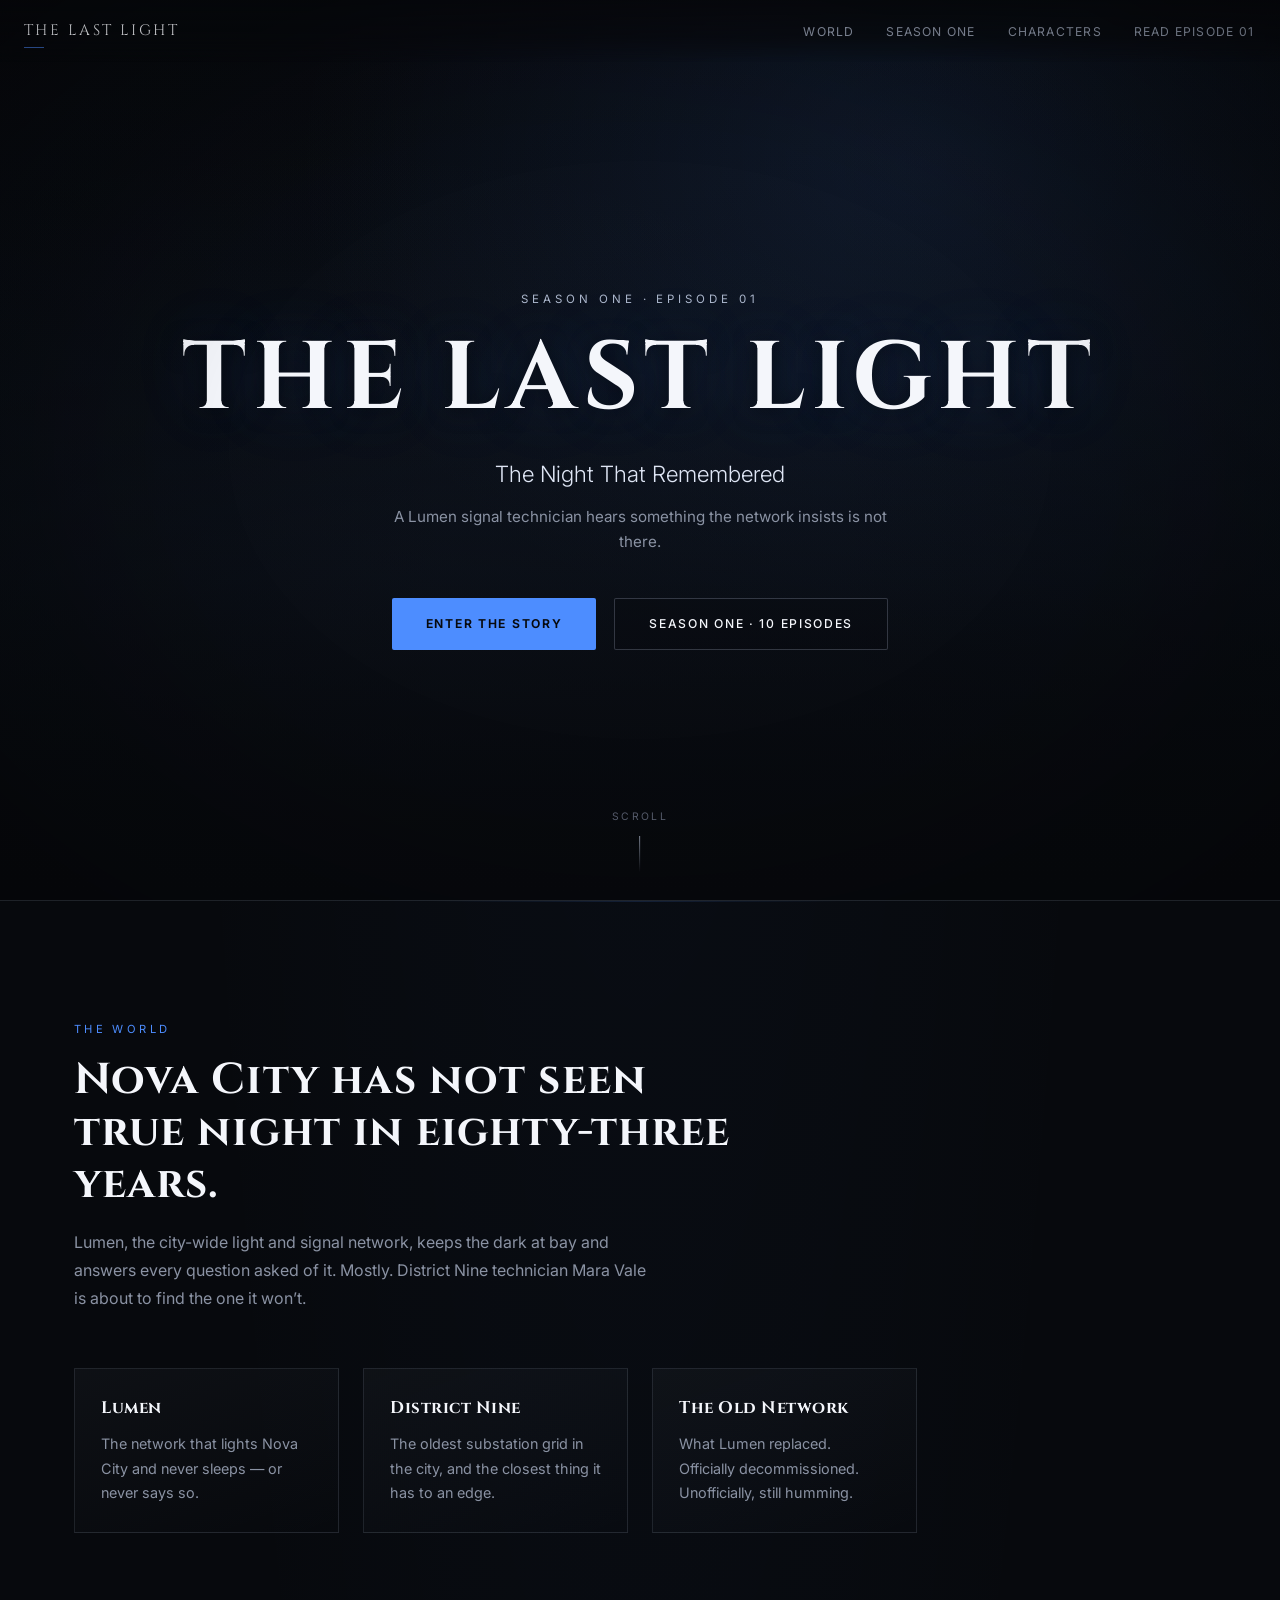
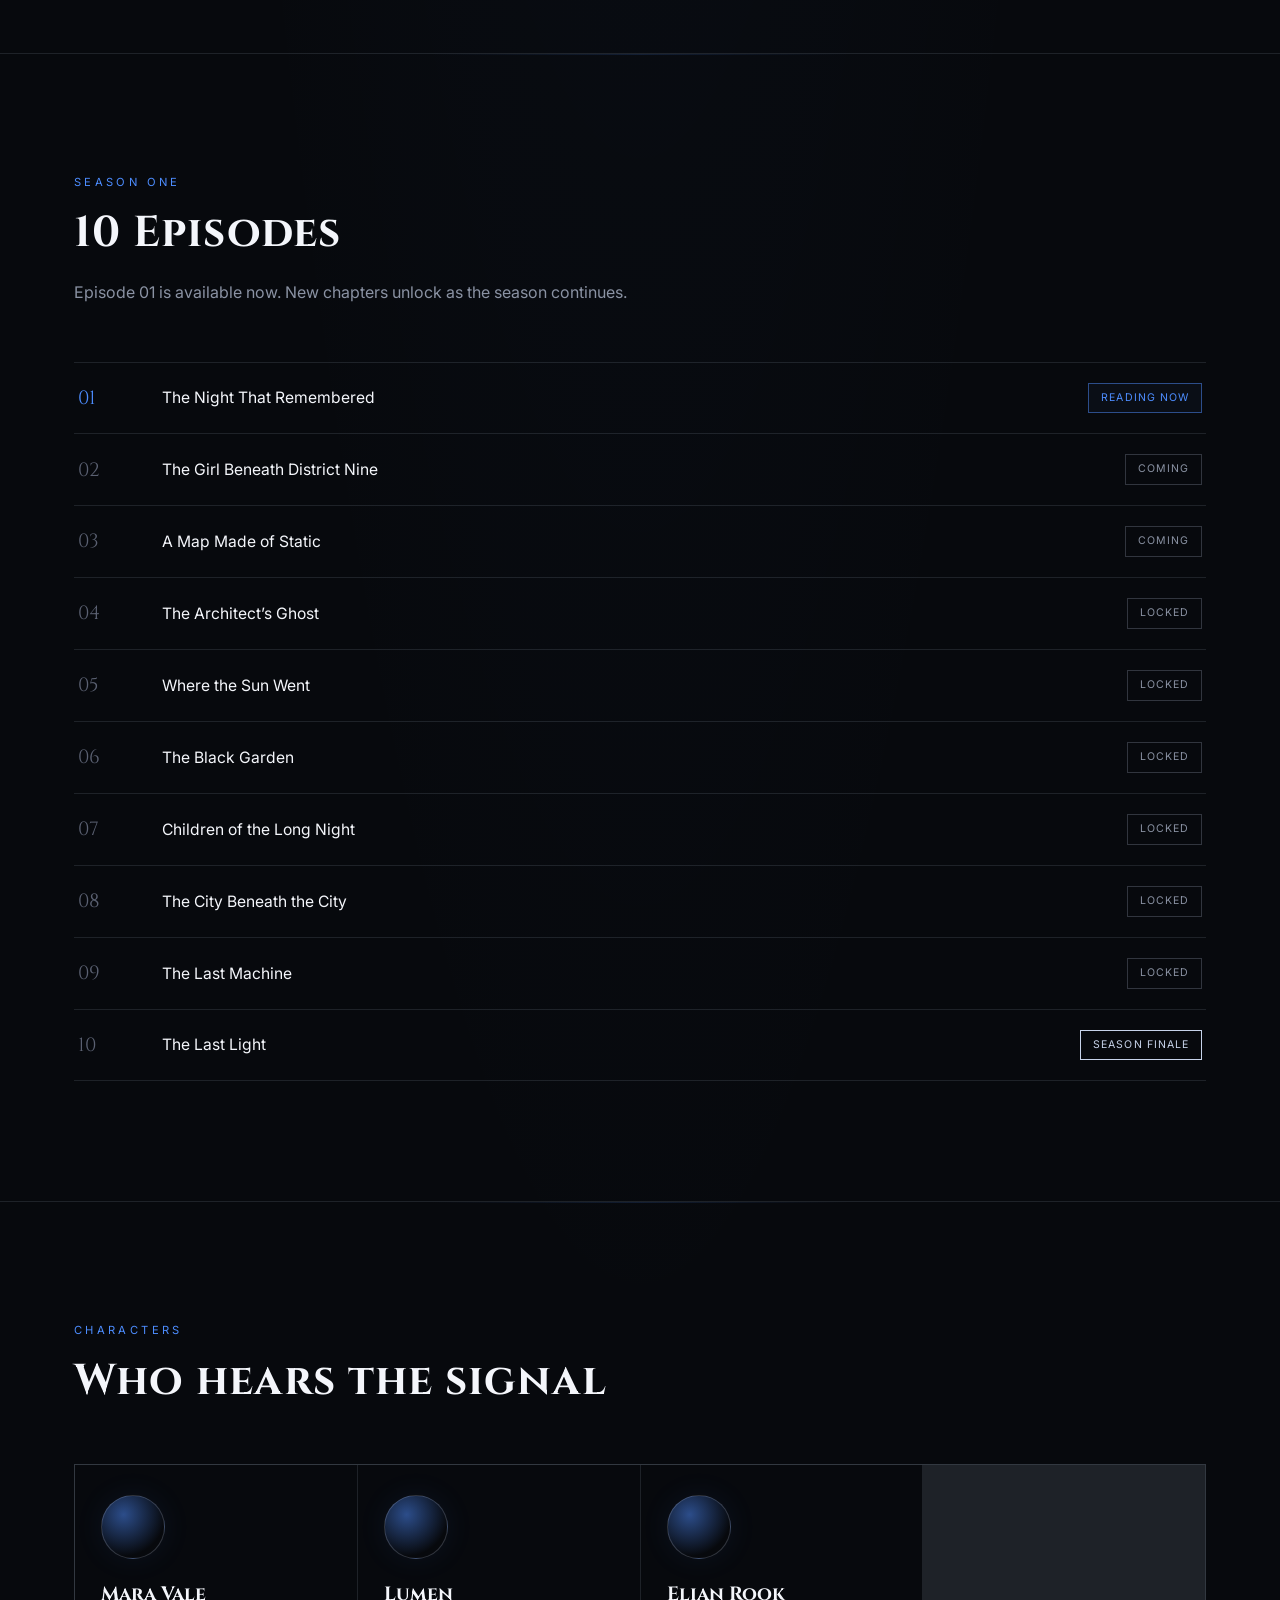
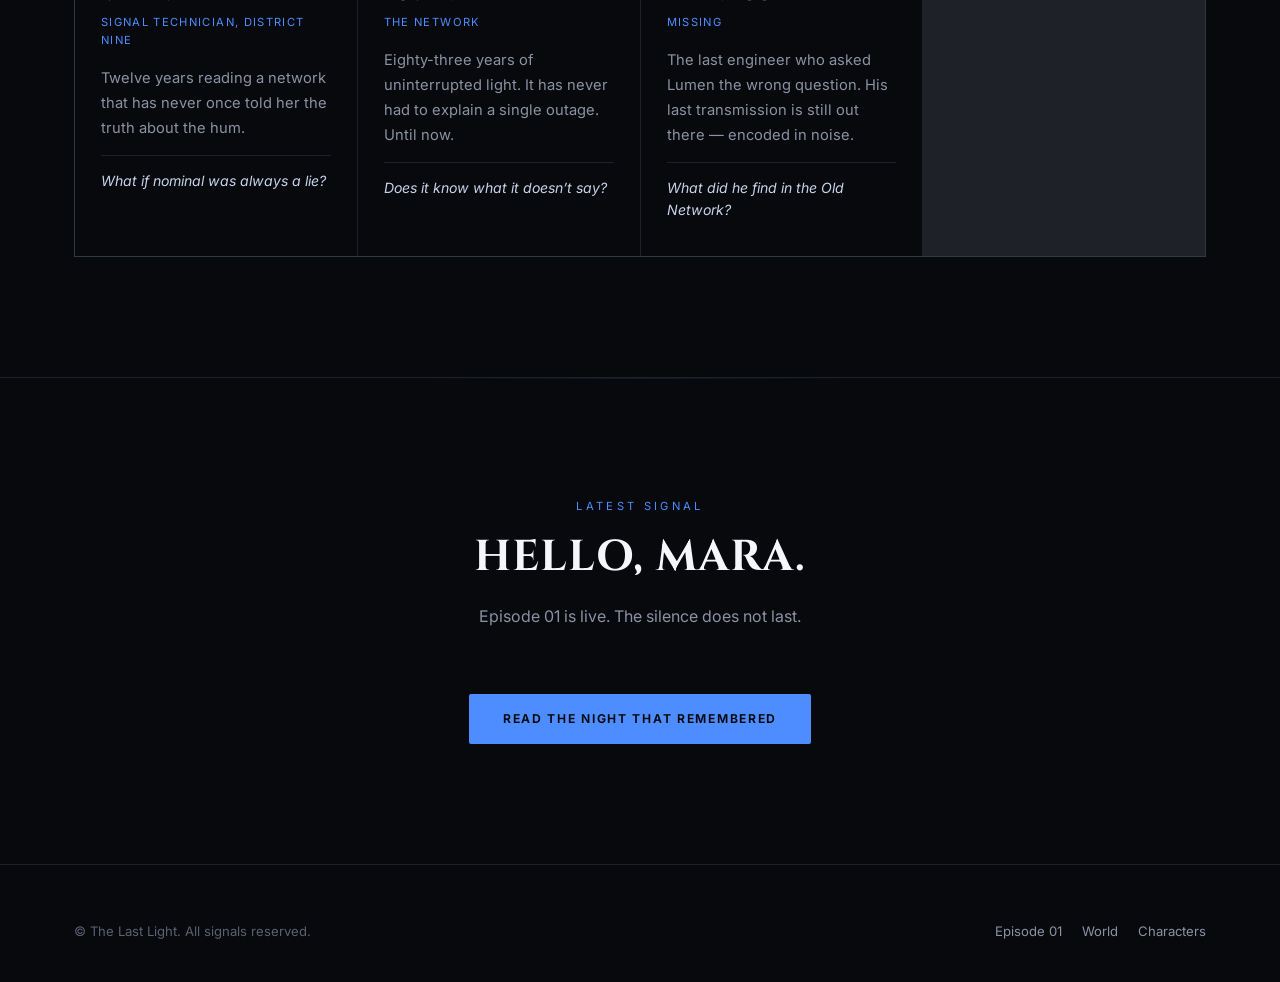
<file: index.html>
<!doctype html>
<html lang="en">
<head>
<meta charset="utf-8">
<meta name="viewport" content="width=device-width, initial-scale=1">
<title>The Last Light — A Digital Comic</title>
<meta name="description" content="Eighty-three years since the last natural nightfall, a Lumen signal technician hears something the network insists is not there. The Last Light — a cinematic digital comic.">

<meta property="og:type" content="website">
<meta property="og:title" content="The Last Light — A Digital Comic">
<meta property="og:description" content="A Lumen signal technician hears something the network insists is not there.">
<meta property="og:image" content="assets/social/season-01.jpg">

<meta name="twitter:card" content="summary_large_image">
<meta name="twitter:title" content="The Last Light — A Digital Comic">
<meta name="twitter:description" content="A Lumen signal technician hears something the network insists is not there.">
<meta name="twitter:image" content="assets/social/season-01.jpg">

<link rel="icon" href="data:,">
<link rel="preconnect" href="https://fonts.googleapis.com">
<link rel="preconnect" href="https://fonts.gstatic.com" crossorigin>
<link href="https://fonts.googleapis.com/css2?family=Cinzel:wght@500;600&family=Inter:wght@300;400;500;600&display=swap" rel="stylesheet">
<link rel="stylesheet" href="styles.css">
</head>
<body>

<a class="skip-link" href="#main">Skip to content</a>

<nav class="site-nav">
  <a class="nav-mark" href="index.html">THE LAST LIGHT</a>
  <button class="nav-toggle" aria-label="Open menu" aria-expanded="false" aria-controls="primary-nav">
    <span aria-hidden="true">&#9776;</span>
  </button>
  <ul class="nav-links" id="primary-nav">
    <li><a href="#world">World</a></li>
    <li><a href="#season">Season One</a></li>
    <li><a href="#characters">Characters</a></li>
    <li><a href="episodes/season-1/episode-01/index.html">Read Episode 01</a></li>
  </ul>
</nav>

<main id="main">

  <header class="hero">
    <div class="hero-art" aria-hidden="true"></div>
    <div class="hero-scrim" aria-hidden="true"></div>

    <div class="hero-content container">
      <p class="hero-eyebrow">Season One &middot; Episode 01</p>
      <h1 class="hero-title">THE LAST LIGHT</h1>
      <p class="hero-statement">The Night That Remembered</p>
      <p class="hero-sub">A Lumen signal technician hears something the network insists is not there.</p>

      <div class="hero-ctas">
        <a class="btn btn-primary" href="episodes/season-1/episode-01/index.html">Enter the Story</a>
        <a class="btn btn-ghost" href="#season">Season One &middot; 10 Episodes</a>
      </div>
    </div>

    <div class="hero-scroll-cue" aria-hidden="true">
      <span>Scroll</span>
      <span class="line"></span>
    </div>
  </header>

  <section class="section" id="world">
    <div class="container">
      <div class="section-head">
        <p class="section-eyebrow">The World</p>
        <h2 class="section-title">Nova City has not seen true night in eighty-three years.</h2>
        <p class="section-desc">
          Lumen, the city-wide light and signal network, keeps the dark at bay and answers every
          question asked of it. Mostly. District Nine technician Mara Vale is about to find the
          one it won&rsquo;t.
        </p>
      </div>

      <div class="world-grid">
        <article class="world-card">
          <h3>Lumen</h3>
          <p>The network that lights Nova City and never sleeps &mdash; or never says so.</p>
        </article>
        <article class="world-card">
          <h3>District Nine</h3>
          <p>The oldest substation grid in the city, and the closest thing it has to an edge.</p>
        </article>
        <article class="world-card">
          <h3>The Old Network</h3>
          <p>What Lumen replaced. Officially decommissioned. Unofficially, still humming.</p>
        </article>
      </div>
    </div>
  </section>

  <section class="section" id="season">
    <div class="container">
      <div class="section-head">
        <p class="section-eyebrow">Season One</p>
        <h2 class="section-title">10 Episodes</h2>
        <p class="section-desc">Episode 01 is available now. New chapters unlock as the season continues.</p>
      </div>

      <div class="season-list" data-season-list role="list" aria-label="Season One episode list"></div>
    </div>
  </section>

  <section class="section" id="characters">
    <div class="container">
      <div class="section-head">
        <p class="section-eyebrow">Characters</p>
        <h2 class="section-title">Who hears the signal</h2>
      </div>

      <div class="char-grid">
        <article class="char-card">
          <div class="char-portrait" aria-hidden="true"></div>
          <h3 class="char-name">Mara Vale</h3>
          <p class="char-role">Signal Technician, District Nine</p>
          <p class="char-desc">Twelve years reading a network that has never once told her the truth about the hum.</p>
          <p class="char-question">What if nominal was always a lie?</p>
        </article>

        <article class="char-card">
          <div class="char-portrait" aria-hidden="true"></div>
          <h3 class="char-name">Lumen</h3>
          <p class="char-role">The Network</p>
          <p class="char-desc">Eighty-three years of uninterrupted light. It has never had to explain a single outage. Until now.</p>
          <p class="char-question">Does it know what it doesn&rsquo;t say?</p>
        </article>

        <article class="char-card">
          <div class="char-portrait" aria-hidden="true"></div>
          <h3 class="char-name">Elian Rook</h3>
          <p class="char-role">Missing</p>
          <p class="char-desc">The last engineer who asked Lumen the wrong question. His last transmission is still out there &mdash; encoded in noise.</p>
          <p class="char-question">What did he find in the Old Network?</p>
        </article>
      </div>
    </div>
  </section>

  <section class="section" id="signal">
    <div class="container center">
      <p class="section-eyebrow">Latest Signal</p>
      <h2 class="section-title">HELLO, MARA.</h2>
      <p class="section-desc" style="margin:0 auto;">Episode 01 is live. The silence does not last.</p>
      <div class="mt-lg">
        <a class="btn btn-primary" href="episodes/season-1/episode-01/index.html">Read The Night That Remembered</a>
      </div>
    </div>
  </section>

</main>

<footer class="site-footer">
  <div class="container footer-row">
    <span>&copy; The Last Light. All signals reserved.</span>
    <ul class="footer-links">
      <li><a href="episodes/season-1/episode-01/index.html">Episode 01</a></li>
      <li><a href="#world">World</a></li>
      <li><a href="#characters">Characters</a></li>
    </ul>
  </div>
</footer>

<script src="app.js"></script>
</body>
</html>
</file>
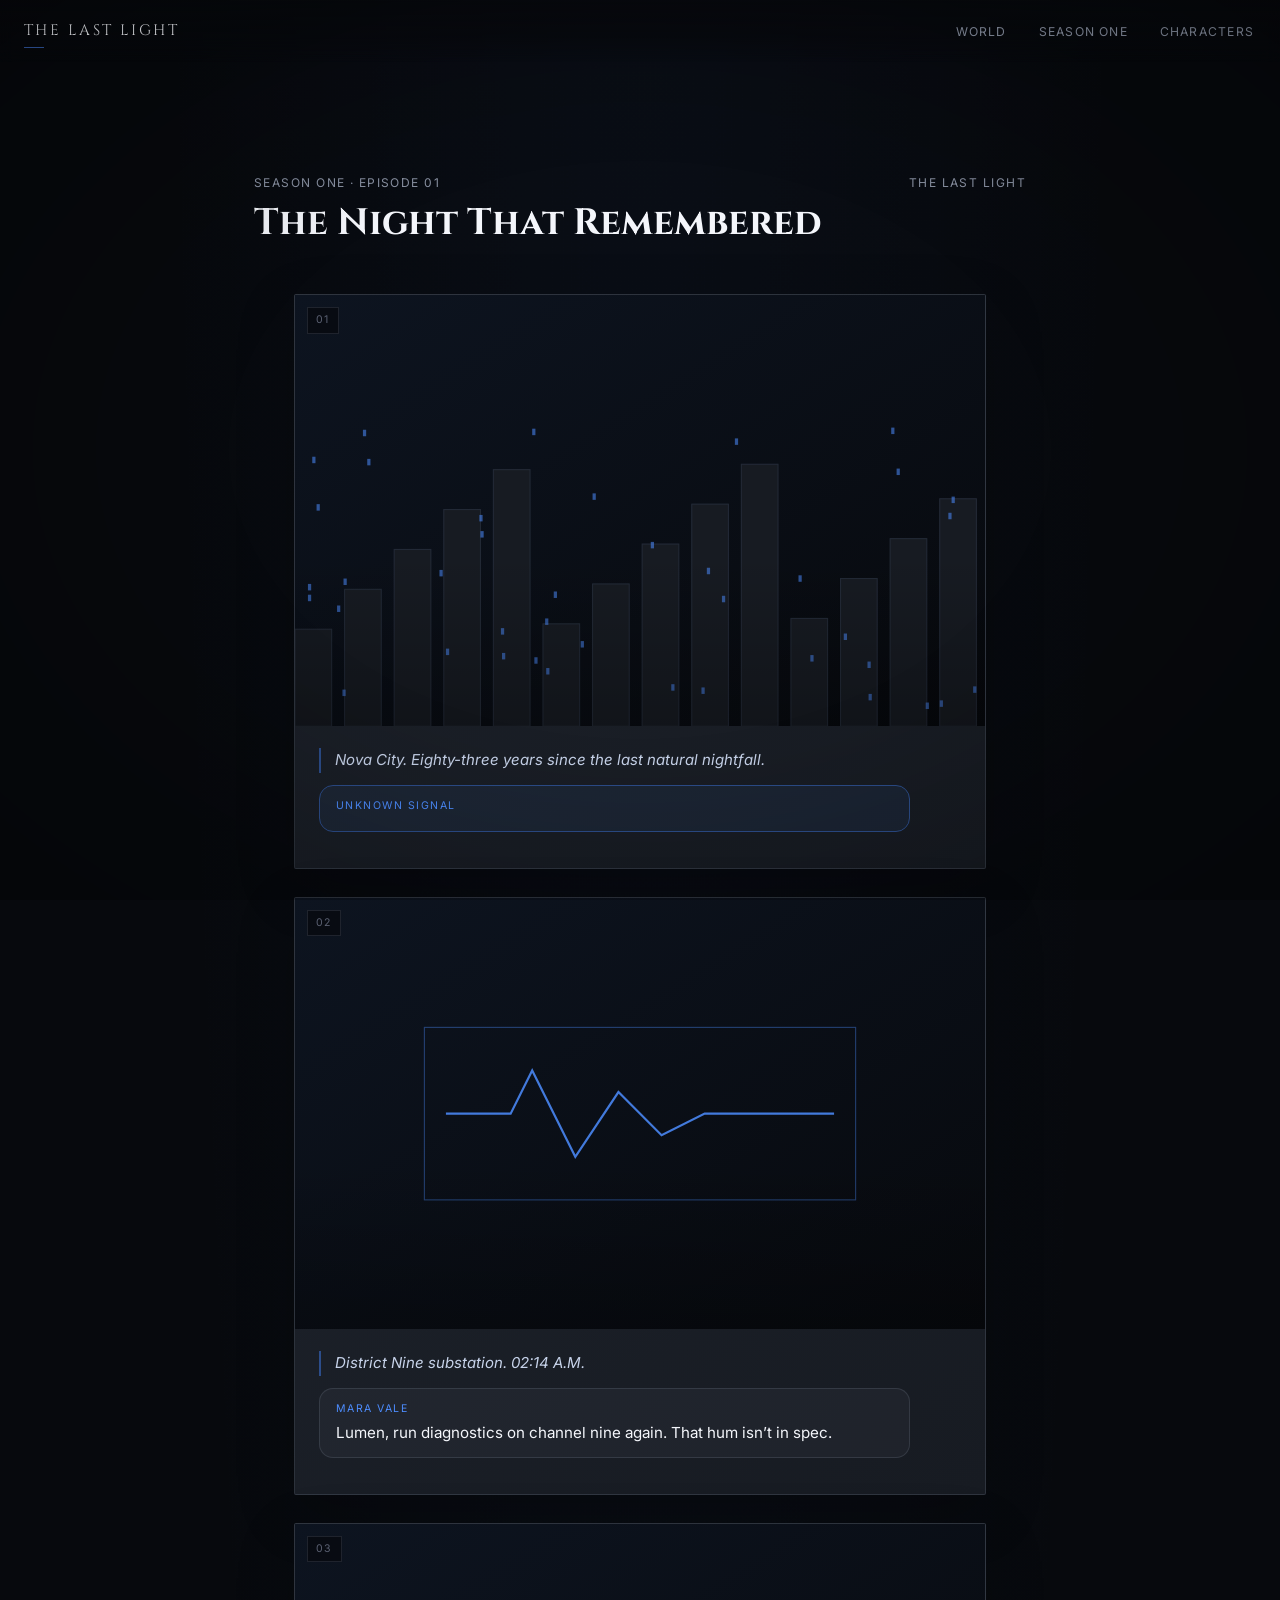
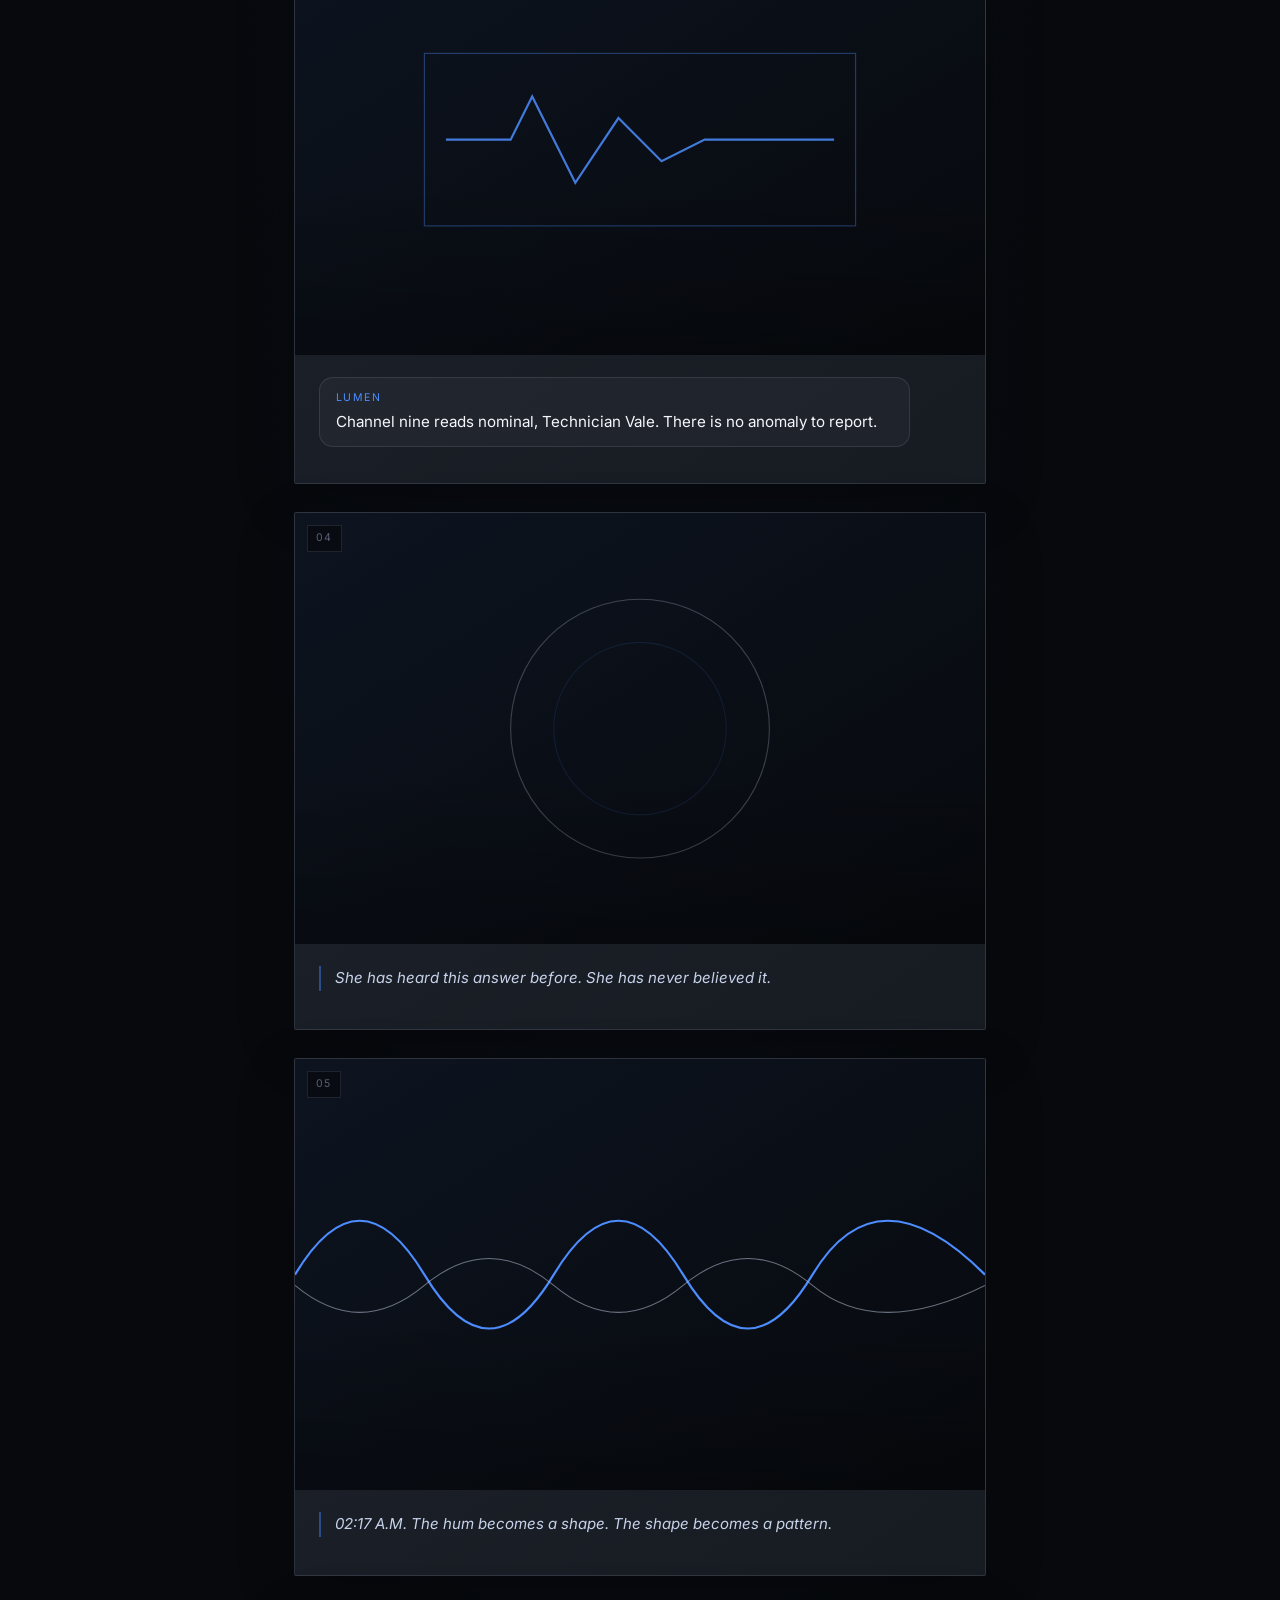
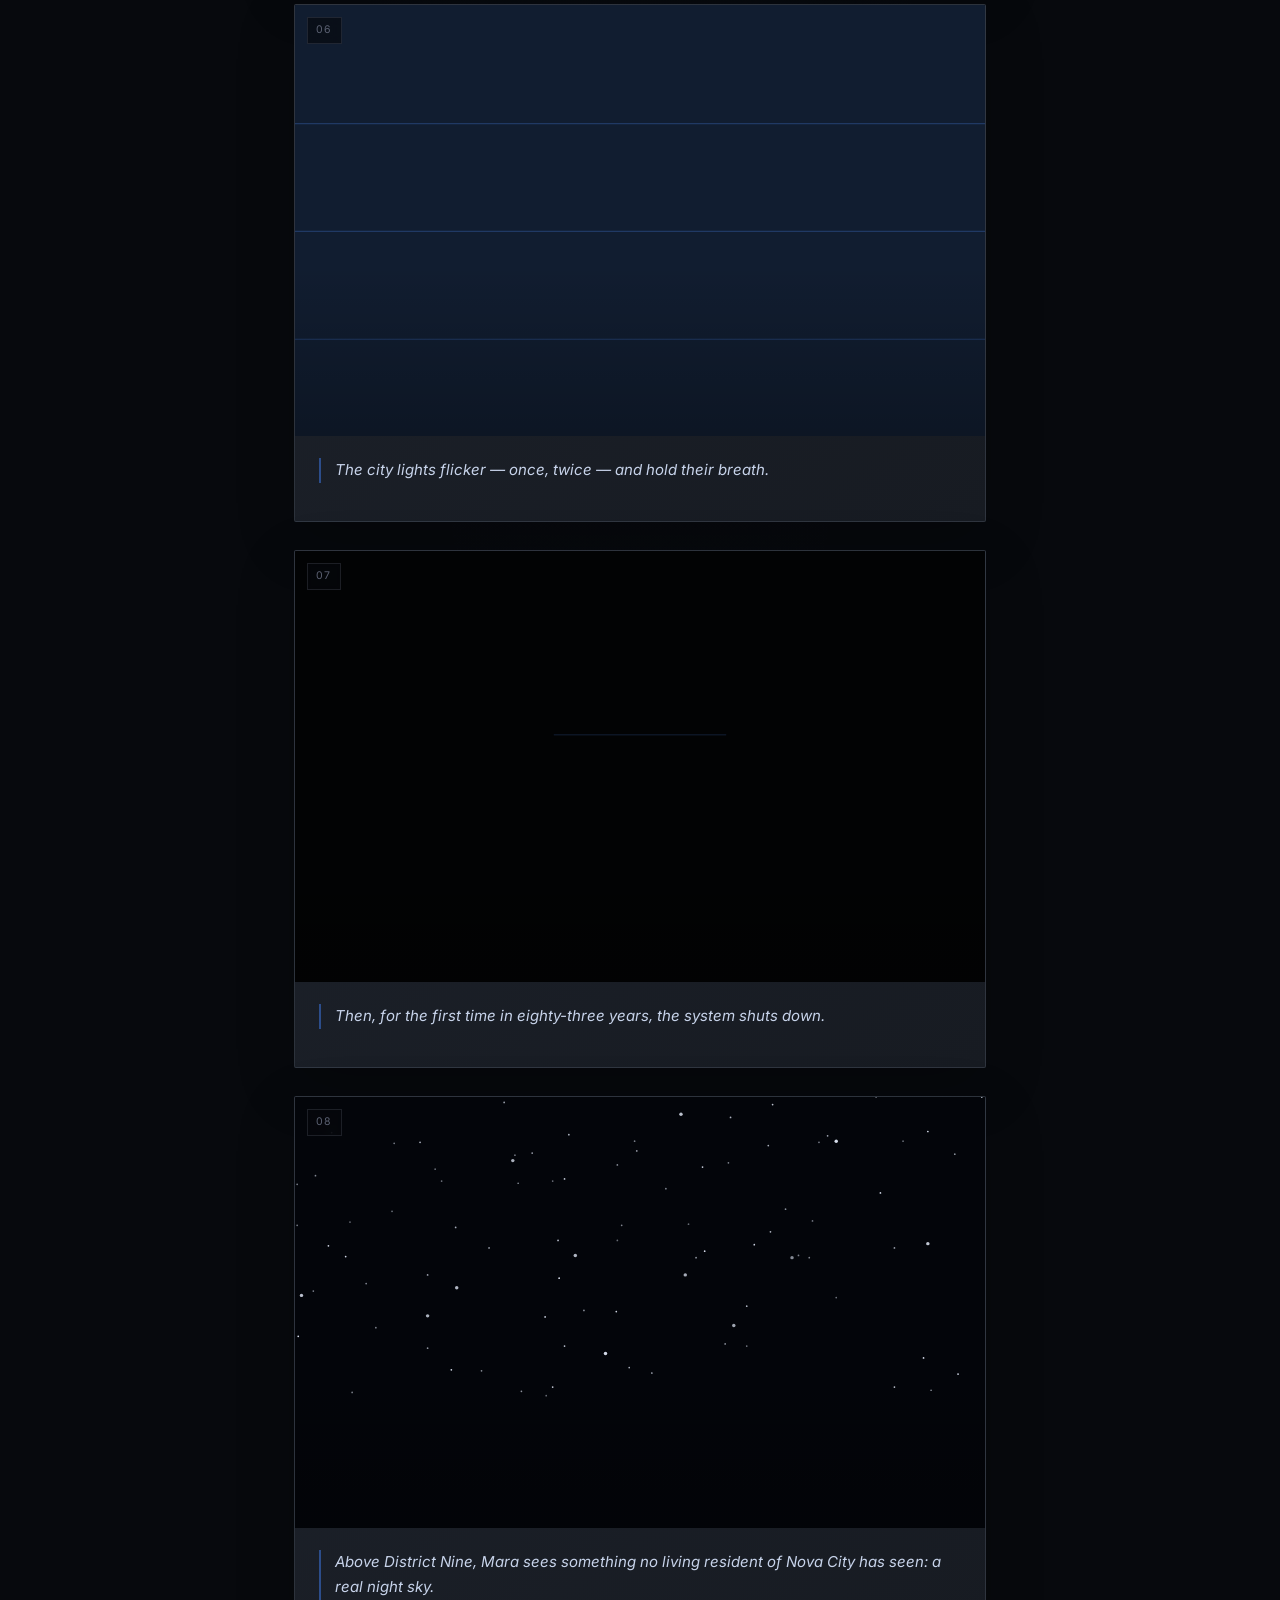
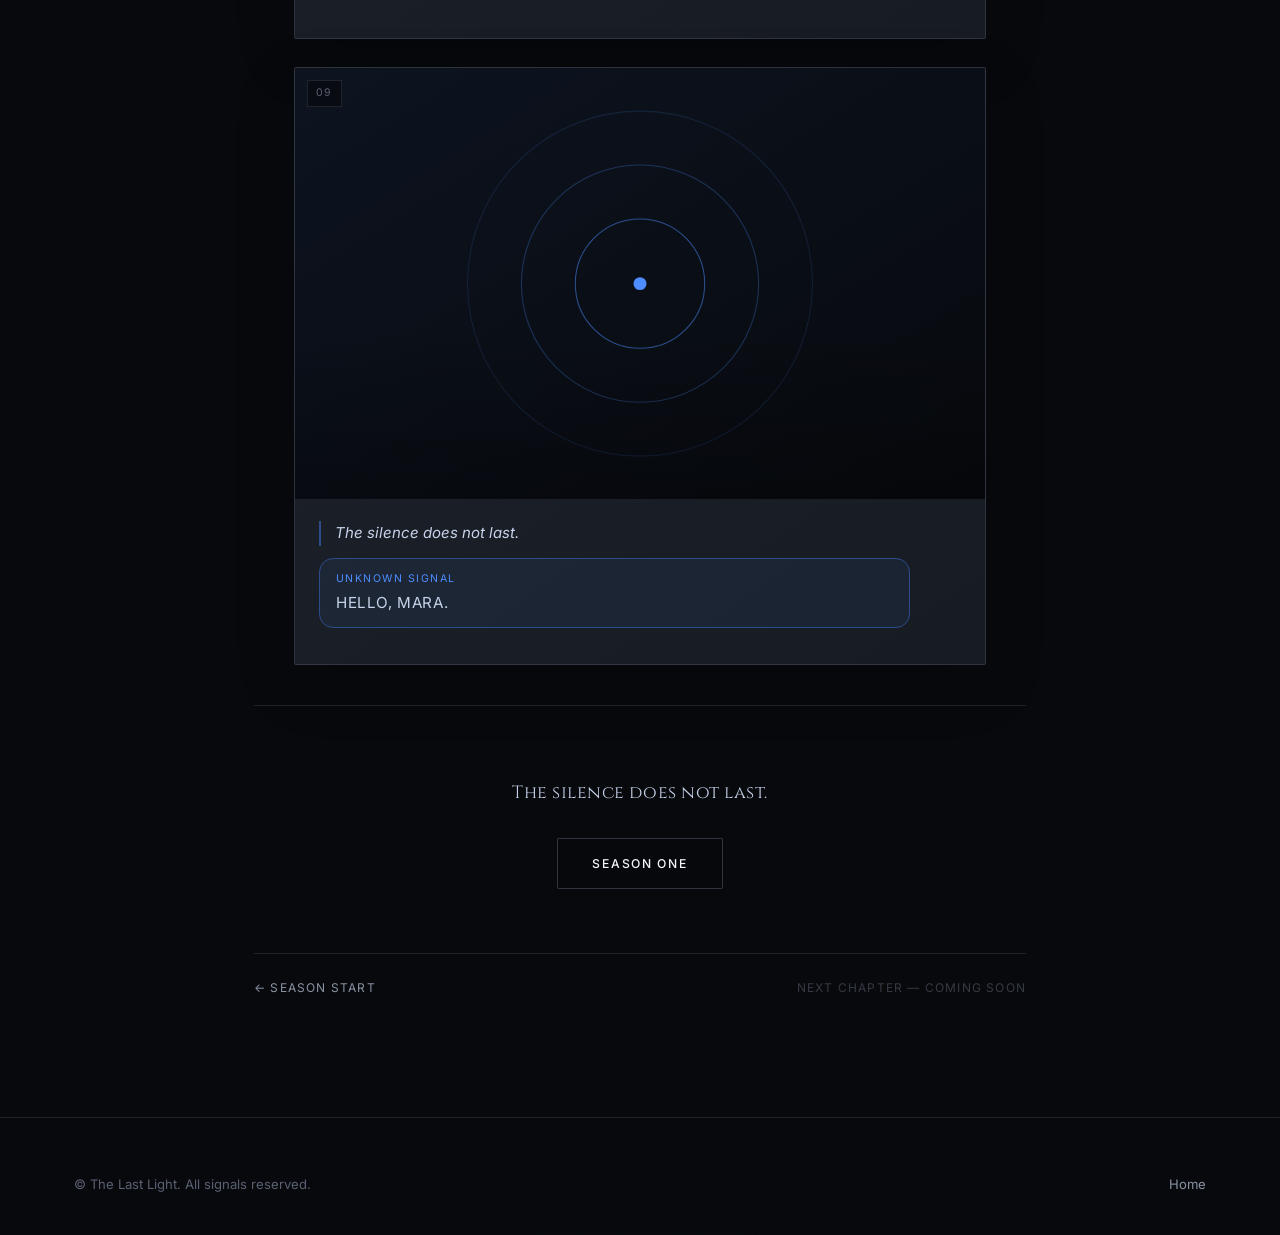
<file: episodes/season-1/episode-01/index.html>
<!doctype html>
<html lang="en">
<head>
<meta charset="utf-8">
<meta name="viewport" content="width=device-width, initial-scale=1">
<title>The Night That Remembered — The Last Light</title>
<meta name="description" content="A Lumen signal technician hears something the network insists is not there.">

<meta property="og:type" content="article">
<meta property="og:title" content="The Night That Remembered — The Last Light">
<meta property="og:description" content="A Lumen signal technician hears something the network insists is not there.">
<meta property="og:image" content="../../../assets/social/episode-01.jpg">

<meta name="twitter:card" content="summary_large_image">
<meta name="twitter:title" content="The Night That Remembered — The Last Light">
<meta name="twitter:description" content="A Lumen signal technician hears something the network insists is not there.">

<link rel="icon" href="data:,">
<link rel="preconnect" href="https://fonts.googleapis.com">
<link rel="preconnect" href="https://fonts.gstatic.com" crossorigin>
<link href="https://fonts.googleapis.com/css2?family=Cinzel:wght@500;600&family=Inter:wght@300;400;500;600&display=swap" rel="stylesheet">
<link rel="stylesheet" href="../../../styles.css">
</head>
<body>

<a class="skip-link" href="#main">Skip to content</a>

<nav class="site-nav">
  <a class="nav-mark" href="../../../index.html">THE LAST LIGHT</a>
  <button class="nav-toggle" aria-label="Open menu" aria-expanded="false" aria-controls="primary-nav">
    <span aria-hidden="true">&#9776;</span>
  </button>
  <ul class="nav-links" id="primary-nav">
    <li><a href="../../../index.html#world">World</a></li>
    <li><a href="../../../index.html#season">Season One</a></li>
    <li><a href="../../../index.html#characters">Characters</a></li>
  </ul>
</nav>

<main id="main">
  <section class="section reader" style="padding-top:160px;">
    <div class="container">
      <div class="reader">
        <p class="reader-meta">
          <span>Season One &middot; Episode 01</span>
          <span>The Last Light</span>
        </p>
        <h1 class="reader-title" data-reader-title>The Night That Remembered</h1>

        <div data-reader data-episode="1" aria-label="Episode 01 panels"></div>

        <div class="reader-loop">
          <p class="reader-loop-line">The silence does not last.</p>
          <div class="reader-loop-actions">
            <a class="btn btn-ghost" href="../../../index.html#season">Season One</a>
          </div>
        </div>

        <nav class="reader-nav" aria-label="Episode navigation">
          <a data-nav-prev href="#" aria-disabled="false">&larr; Season Start</a>
          <a data-nav-next href="#" aria-disabled="false">Next Chapter &rarr;</a>
        </nav>
      </div>
    </div>
  </section>
</main>

<footer class="site-footer">
  <div class="container footer-row">
    <span>&copy; The Last Light. All signals reserved.</span>
    <ul class="footer-links">
      <li><a href="../../../index.html">Home</a></li>
    </ul>
  </div>
</footer>

<script src="../../../app.js"></script>
</body>
</html>
</file>
<file: styles.css>
/* =========================================================
   THE LAST LIGHT — CORE STYLESHEET
   Premium cinematic edition
   Restrained sci-fi / graphic novel / editorial
   ========================================================= */

:root{
  --near-black:#07090d;
  --deep-black:#040509;
  --midnight:#0d1420;
  --graphite:#171b22;
  --graphite-light:#1d222b;

  --cold-white:#f4f6fb;
  --moonlight:#dfe6f5;
  --pale-blue:#c7d3ea;
  --muted-silver:#8a92a3;
  --silver-dim:#5b6172;

  --accent:#4d8dff;
  --accent-soft:#79a8ff;
  --accent-dim:#2c4d8a;
  --accent-glow:rgba(77,141,255,.35);
  --accent-faint:rgba(77,141,255,.08);

  --border:rgba(199,211,234,.12);
  --border-soft:rgba(199,211,234,.07);
  --border-strong:rgba(199,211,234,.22);

  --font-display:'Cinzel','Georgia',serif;
  --font-body:'Inter','Segoe UI',system-ui,-apple-system,sans-serif;

  --max-w:1180px;
  --reader-w:820px;
  --radius:2px;

  --ease:cubic-bezier(.19,1,.22,1);
  --ease-soft:cubic-bezier(.22,1,.36,1);
}

*,*::before,*::after{ box-sizing:border-box; }

html{ scroll-behavior:smooth; background:var(--near-black); }

body{
  margin:0;
  background:
    radial-gradient(ellipse at 50% -20%, rgba(77,141,255,.045), transparent 55%),
    var(--near-black);
  color:var(--moonlight);
  font-family:var(--font-body);
  line-height:1.6;
  -webkit-font-smoothing:antialiased;
  -moz-osx-font-smoothing:grayscale;
  overflow-x:hidden;
}

body::before{
  content:"";
  position:fixed; inset:0; pointer-events:none; z-index:999;
  opacity:.025;
  background-image:url("data:image/svg+xml,%3Csvg viewBox='0 0 180 180' xmlns='http://www.w3.org/2000/svg'%3E%3Cfilter id='n'%3E%3CfeTurbulence type='fractalNoise' baseFrequency='.9' numOctaves='4' stitchTiles='stitch'/%3E%3C/filter%3E%3Crect width='100%25' height='100%25' filter='url(%23n)' opacity='.45'/%3E%3C/svg%3E");
  mix-blend-mode:soft-light;
}

body::after{
  content:"";
  position:fixed; inset:0; pointer-events:none; z-index:998;
  background:radial-gradient(ellipse at center, transparent 45%, rgba(0,0,0,.28) 100%);
}

@media (prefers-reduced-motion:reduce){
  html{ scroll-behavior:auto; }
  *,*::before,*::after{
    animation-duration:.01ms !important;
    animation-iteration-count:1 !important;
    transition-duration:.01ms !important;
    scroll-behavior:auto !important;
  }
}

img{ max-width:100%; display:block; }
svg{ max-width:100%; }
a{ color:inherit; text-decoration:none; }
button{ font-family:inherit; cursor:pointer; }
::selection{ background:var(--accent); color:var(--near-black); }

::-webkit-scrollbar{ width:8px; }
::-webkit-scrollbar-track{ background:var(--deep-black); }
::-webkit-scrollbar-thumb{ background:#252c38; border-radius:10px; }
::-webkit-scrollbar-thumb:hover{ background:#394355; }

a:focus-visible, button:focus-visible, [tabindex]:focus-visible{
  outline:2px solid var(--accent);
  outline-offset:4px;
}

.visually-hidden{
  position:absolute !important; width:1px; height:1px; padding:0; margin:-1px;
  overflow:hidden; clip:rect(0,0,0,0); white-space:nowrap; border:0;
}

.skip-link{
  position:absolute; top:-48px; left:12px;
  background:var(--accent); color:var(--near-black);
  padding:10px 16px; z-index:1000; font-weight:600;
  transition:top .2s var(--ease);
}
.skip-link:focus{ top:12px; }

.container{ width:100%; max-width:var(--max-w); margin:0 auto; padding:0 24px; }

.site-nav{
  position:fixed; top:0; left:0; right:0; z-index:500;
  display:flex; align-items:center; justify-content:space-between;
  padding:18px 24px;
  background:linear-gradient(to bottom, rgba(7,9,13,.94), rgba(7,9,13,.68) 60%, transparent);
  backdrop-filter:blur(8px); -webkit-backdrop-filter:blur(8px);
  transition:background .4s var(--ease), border-color .4s var(--ease), padding .4s var(--ease);
}
.site-nav.is-scrolled{ padding-top:13px; padding-bottom:13px; background:rgba(7,9,13,.9); border-bottom:1px solid var(--border); }

.nav-mark{ position:relative; font-family:var(--font-display); letter-spacing:.16em; font-size:.95rem; color:var(--cold-white); white-space:nowrap; }
.nav-mark::after{ content:""; position:absolute; left:0; bottom:-5px; width:20px; height:1px; background:var(--accent); opacity:.65; }

.nav-links{ display:flex; align-items:center; gap:28px; list-style:none; margin:0; padding:0; }
.nav-links a{ position:relative; font-size:.76rem; letter-spacing:.1em; text-transform:uppercase; color:var(--muted-silver); padding:7px 2px; transition:color .25s var(--ease); }
.nav-links a::after{ content:""; position:absolute; left:0; right:100%; bottom:0; height:1px; background:var(--accent); transition:right .3s var(--ease); }
.nav-links a:hover, .nav-links a:focus-visible{ color:var(--cold-white); }
.nav-links a:hover::after, .nav-links a:focus-visible::after{ right:0; }

.nav-toggle{ display:none; background:rgba(7,9,13,.4); border:1px solid var(--border-strong); color:var(--cold-white); width:40px; height:40px; align-items:center; justify-content:center; border-radius:var(--radius); }

.hero{
  position:relative; min-height:100svh; display:flex; align-items:center; overflow:hidden; isolation:isolate;
  background:
    radial-gradient(ellipse at 72% 18%, rgba(77,141,255,.12), transparent 48%),
    radial-gradient(ellipse at 25% 70%, rgba(70,90,130,.06), transparent 55%),
    linear-gradient(180deg, var(--near-black) 0%, var(--midnight) 64%, var(--near-black) 100%);
}
.hero::before{
  content:""; position:absolute; inset:0;
  background:linear-gradient(90deg, rgba(7,9,13,.45), transparent 35%, transparent 65%, rgba(7,9,13,.4));
  z-index:1; pointer-events:none;
}
.hero-art{ position:absolute; inset:0; z-index:0; opacity:.9; transform:scale(1.015); animation:hero-breathe 18s var(--ease-soft) infinite alternate; }
.hero-art svg{ width:100%; height:100%; display:block; }
.hero-scrim{
  position:absolute; inset:0;
  background:linear-gradient(180deg, rgba(7,9,13,.08) 0%, rgba(7,9,13,.25) 42%, rgba(7,9,13,.72) 78%, var(--near-black) 100%);
  z-index:1;
}
.hero-content{ position:relative; z-index:2; width:100%; padding:160px 0 120px; text-align:center; }
.hero-eyebrow{ margin:0 0 22px; font-size:.72rem; letter-spacing:.34em; text-transform:uppercase; color:var(--pale-blue); opacity:.85; }
.hero-title{ font-family:var(--font-display); font-size:clamp(2.6rem,8vw,6rem); line-height:1.02; letter-spacing:.07em; margin:0; color:var(--cold-white); text-shadow:0 0 70px rgba(77,141,255,.2), 0 2px 20px rgba(0,0,0,.5); }
.hero-statement{ max-width:640px; margin:28px auto 14px; font-size:clamp(1.05rem,2.4vw,1.4rem); line-height:1.55; color:var(--moonlight); font-weight:300; }
.hero-sub{ max-width:520px; margin:0 auto 44px; font-size:.95rem; color:var(--muted-silver); }
.hero-ctas{ display:flex; gap:18px; justify-content:center; flex-wrap:wrap; }

.btn{
  position:relative; display:inline-flex; align-items:center; justify-content:center; min-height:50px; padding:15px 34px;
  font-size:.76rem; font-weight:500; letter-spacing:.14em; text-transform:uppercase; border-radius:var(--radius);
  transition:transform .3s var(--ease), box-shadow .3s var(--ease), background .3s var(--ease), border-color .3s var(--ease), color .3s var(--ease);
  overflow:hidden;
}
.btn::before{ content:""; position:absolute; inset:0; background:linear-gradient(120deg, transparent 20%, rgba(255,255,255,.12) 50%, transparent 80%); transform:translateX(-120%); transition:transform .6s var(--ease); }
.btn:hover::before{ transform:translateX(120%); }
.btn-primary{ background:var(--accent); color:var(--near-black); font-weight:650; box-shadow:0 0 0 rgba(77,141,255,0); }
.btn-primary:hover, .btn-primary:focus-visible{ box-shadow:0 10px 40px rgba(77,141,255,.22); transform:translateY(-2px); }
.btn-ghost{ border:1px solid var(--border-strong); background:rgba(7,9,13,.2); color:var(--cold-white); }
.btn-ghost:hover, .btn-ghost:focus-visible{ border-color:var(--accent); color:var(--accent-soft); background:rgba(77,141,255,.04); }
.btn.disabled{ opacity:.35; pointer-events:none; }

.hero-scroll-cue{ position:absolute; bottom:28px; left:50%; transform:translateX(-50%); z-index:2; color:var(--silver-dim); font-size:.65rem; letter-spacing:.22em; text-transform:uppercase; display:flex; flex-direction:column; align-items:center; gap:10px; }
.hero-scroll-cue .line{ width:1px; height:36px; background:linear-gradient(var(--muted-silver), transparent); animation:pulse-line 2.4s var(--ease) infinite; }

@keyframes pulse-line{ 0%,100%{ opacity:.2; transform:scaleY(.8); } 50%{ opacity:.9; transform:scaleY(1); } }
@keyframes hero-breathe{ from{ transform:scale(1.01); } to{ transform:scale(1.035); } }

.section{ position:relative; padding:120px 0; border-top:1px solid var(--border); }
.section::before{ content:""; position:absolute; top:0; left:50%; width:min(420px,50%); height:1px; transform:translateX(-50%); background:linear-gradient(90deg, transparent, rgba(77,141,255,.25), transparent); opacity:.6; }
.section-head{ max-width:680px; margin:0 0 56px; }
.section-eyebrow{ margin:0 0 16px; font-size:.7rem; letter-spacing:.3em; text-transform:uppercase; color:var(--accent); }
.section-title{ font-family:var(--font-display); font-size:clamp(1.8rem,4vw,2.7rem); line-height:1.2; color:var(--cold-white); margin:0 0 18px; letter-spacing:.025em; }
.section-desc{ color:var(--muted-silver); font-size:1rem; line-height:1.75; max-width:580px; }

.reader{ max-width:var(--reader-w); margin:0 auto; }
.reader-meta{ display:flex; justify-content:space-between; align-items:baseline; flex-wrap:wrap; gap:12px; margin-bottom:8px; color:var(--muted-silver); font-size:.75rem; letter-spacing:.12em; text-transform:uppercase; }
.reader-title{ font-family:var(--font-display); font-size:clamp(1.6rem,4vw,2.3rem); line-height:1.25; color:var(--cold-white); margin:6px 0 48px; }

.panel{
  position:relative; margin-bottom:28px; border:1px solid var(--border);
  background:linear-gradient(145deg, var(--graphite-light), var(--graphite));
  overflow:hidden; border-radius:var(--radius);
  box-shadow:0 18px 60px rgba(0,0,0,.18);
  transition:border-color .4s var(--ease), transform .4s var(--ease), box-shadow .4s var(--ease);
}
.panel:hover{ border-color:var(--border-strong); transform:translateY(-2px); box-shadow:0 24px 80px rgba(0,0,0,.25); }
.panel-art{ position:relative; aspect-ratio:16/10; width:100%; display:block; background:linear-gradient(160deg, var(--midnight), var(--near-black)); overflow:hidden; }
.panel-art::after{ content:""; position:absolute; inset:0; pointer-events:none; background:linear-gradient(180deg, transparent 60%, rgba(0,0,0,.25)); }
.panel-art svg, .panel-art img{ width:100%; height:100%; display:block; object-fit:cover; }
.panel-body{ padding:22px 24px 26px; }
.panel-caption{ color:var(--pale-blue); font-style:italic; font-size:.94rem; line-height:1.65; margin:0 0 12px; border-left:2px solid var(--accent-dim); padding-left:14px; }
.panel-dialogue{ background:rgba(199,211,234,.045); border:1px solid var(--border); border-radius:14px; padding:12px 16px; margin:0 0 10px; font-size:.95rem; line-height:1.55; color:var(--cold-white); max-width:92%; }
.panel-dialogue .speaker{ display:block; font-size:.66rem; letter-spacing:.14em; text-transform:uppercase; color:var(--accent); margin-bottom:4px; }
.panel-signal{ background:rgba(77,141,255,.07); border:1px solid var(--accent-dim); color:var(--pale-blue); letter-spacing:.04em; }
.panel-number{ position:absolute; top:12px; left:12px; z-index:3; font-size:.66rem; letter-spacing:.12em; color:var(--silver-dim); background:rgba(7,9,13,.65); padding:4px 8px; border:1px solid var(--border); backdrop-filter:blur(4px); }

.reader-loop{ text-align:center; padding:56px 0 8px; border-top:1px solid var(--border); margin-top:40px; }
.reader-loop-line{ font-family:var(--font-display); color:var(--pale-blue); font-size:1.1rem; letter-spacing:.03em; margin-bottom:30px; }
.reader-loop-actions{ display:flex; gap:16px; justify-content:center; flex-wrap:wrap; }

.reader-nav{ display:flex; justify-content:space-between; align-items:center; margin-top:56px; padding-top:24px; border-top:1px solid var(--border); gap:16px; flex-wrap:wrap; }
.reader-nav a, .reader-nav span{ font-size:.75rem; letter-spacing:.1em; text-transform:uppercase; color:var(--muted-silver); transition:color .25s var(--ease); }
.reader-nav a:hover, .reader-nav a:focus-visible{ color:var(--accent); }
.reader-nav .disabled{ opacity:.35; pointer-events:none; }

.char-grid{ display:grid; grid-template-columns:repeat(auto-fill,minmax(240px,1fr)); gap:1px; background:var(--border); border:1px solid var(--border); }
.char-card{ background:var(--near-black); padding:30px 26px 34px; transition:background .35s var(--ease), transform .35s var(--ease); }
.char-card:hover{ background:var(--graphite); transform:translateY(-2px); }
.char-portrait{ width:64px; height:64px; border-radius:50%; margin-bottom:20px; background:radial-gradient(circle at 35% 30%, var(--accent-dim), var(--near-black) 70%); border:1px solid var(--border-strong); box-shadow:0 0 30px rgba(77,141,255,.08); }
.char-name{ font-family:var(--font-display); font-size:1.2rem; color:var(--cold-white); margin:0 0 4px; }
.char-role{ font-size:.7rem; letter-spacing:.12em; text-transform:uppercase; color:var(--accent); margin:0 0 16px; }
.char-desc{ color:var(--muted-silver); font-size:.92rem; line-height:1.7; margin:0 0 14px; }
.char-question{ font-style:italic; color:var(--pale-blue); font-size:.88rem; border-top:1px solid var(--border); padding-top:14px; margin:0; }

.world-chain{ display:flex; flex-direction:column; max-width:420px; margin:0 auto 64px; }
.world-chain-node{ padding:16px 20px; border:1px solid var(--border-strong); background:linear-gradient(145deg, var(--graphite-light), var(--graphite)); text-align:center; font-family:var(--font-display); letter-spacing:.08em; color:var(--cold-white); font-size:.95rem; }
.world-chain-arrow{ text-align:center; color:var(--silver-dim); padding:8px 0; font-size:.9rem; }
.world-grid{ display:grid; grid-template-columns:repeat(auto-fill,minmax(260px,1fr)); gap:24px; }
.world-card{ border:1px solid var(--border); padding:26px; background:linear-gradient(160deg, rgba(199,211,234,.035), transparent); transition:border-color .3s var(--ease), background .3s var(--ease), transform .3s var(--ease); }
.world-card:hover{ border-color:var(--border-strong); background:linear-gradient(160deg, rgba(77,141,255,.045), transparent); transform:translateY(-2px); }
.world-card h3{ font-family:var(--font-display); color:var(--cold-white); margin:0 0 10px; font-size:1.05rem; letter-spacing:.03em; }
.world-card p{ color:var(--muted-silver); font-size:.9rem; line-height:1.7; margin:0; }

.season-list{ border-top:1px solid var(--border); }
.season-row{ display:grid; grid-template-columns:64px 1fr auto; align-items:center; gap:20px; padding:20px 4px; border-bottom:1px solid var(--border); transition:background .25s var(--ease), padding-left .25s var(--ease); }
.season-row:hover{ background:rgba(199,211,234,.025); padding-left:10px; }
.season-row.is-linked{ cursor:pointer; }
.season-num{ font-family:var(--font-display); color:var(--silver-dim); font-size:1.2rem; }
.season-row.is-active .season-num{ color:var(--accent); }
.season-title{ color:var(--cold-white); font-size:.98rem; }
.season-status{ font-size:.66rem; letter-spacing:.1em; text-transform:uppercase; padding:6px 12px; border:1px solid var(--border-strong); color:var(--muted-silver); white-space:nowrap; }
.season-status.reading{ color:var(--accent); border-color:var(--accent-dim); background:rgba(77,141,255,.035); }
.season-status.finale{ color:var(--pale-blue); border-color:var(--pale-blue); }

.site-footer{ border-top:1px solid var(--border); padding:56px 0 40px; color:var(--silver-dim); font-size:.82rem; }
.footer-row{ display:flex; justify-content:space-between; align-items:center; flex-wrap:wrap; gap:16px; }
.footer-links{ display:flex; gap:20px; list-style:none; padding:0; margin:0; }
.footer-links a{ color:var(--muted-silver); transition:color .25s var(--ease); }
.footer-links a:hover, .footer-links a:focus-visible{ color:var(--accent); }

.mt-lg{ margin-top:64px; }
.center{ text-align:center; }

@media (max-width:760px){
  .nav-links{
    position:fixed; inset:0 0 0 auto; width:min(82vw,320px);
    background:linear-gradient(160deg, var(--midnight), var(--near-black));
    flex-direction:column; align-items:flex-start; padding:96px 32px 32px; gap:22px;
    transform:translateX(100%); transition:transform .4s var(--ease);
    border-left:1px solid var(--border); box-shadow:-30px 0 80px rgba(0,0,0,.35);
  }
  .nav-links.is-open{ transform:translateX(0); }
  .nav-links a{ font-size:.82rem; }
  .nav-toggle{ display:flex; }
}

@media (max-width:900px){
  .section{ padding:100px 0; }
  .hero-content{ padding-top:150px; }
}

@media (max-width:600px){
  .container{ padding-left:18px; padding-right:18px; }
  .section{ padding:80px 0; }
  .section-head{ margin-bottom:42px; }
  .hero-content{ padding:140px 0 90px; }
  .hero-title{ font-size:clamp(2.4rem,14vw,4.2rem); letter-spacing:.045em; }
  .hero-statement{ font-size:1rem; }
  .hero-sub{ font-size:.9rem; }
  .hero-ctas{ flex-direction:column; width:min(100%,320px); margin:0 auto; }
  .btn{ width:100%; }
  .reader-title{ margin-bottom:34px; }
  .panel{ margin-bottom:20px; }
  .panel-body{ padding:18px 18px 22px; }
  .panel-dialogue{ max-width:100%; }
  .reader-nav{ align-items:flex-start; flex-direction:column; }
  .season-row{ grid-template-columns:40px 1fr; grid-template-areas:"num title" ". status"; gap:8px 14px; padding:18px 4px; }
  .season-status{ grid-area:status; justify-self:start; margin-top:4px; }
  .char-grid{ grid-template-columns:1fr; }
  .world-grid{ grid-template-columns:1fr; }
  .footer-row{ flex-direction:column; align-items:flex-start; }
}

@media print{
  body{ background:#fff; color:#000; }
  body::before, body::after, .site-nav, .hero-scroll-cue, .hero-ctas{ display:none !important; }
  .section{ border-top:1px solid #ccc; }
  .panel{ break-inside:avoid; background:#fff; border:1px solid #ccc; box-shadow:none; }
  .panel-dialogue, .panel-caption{ color:#111; }
}
</file>
